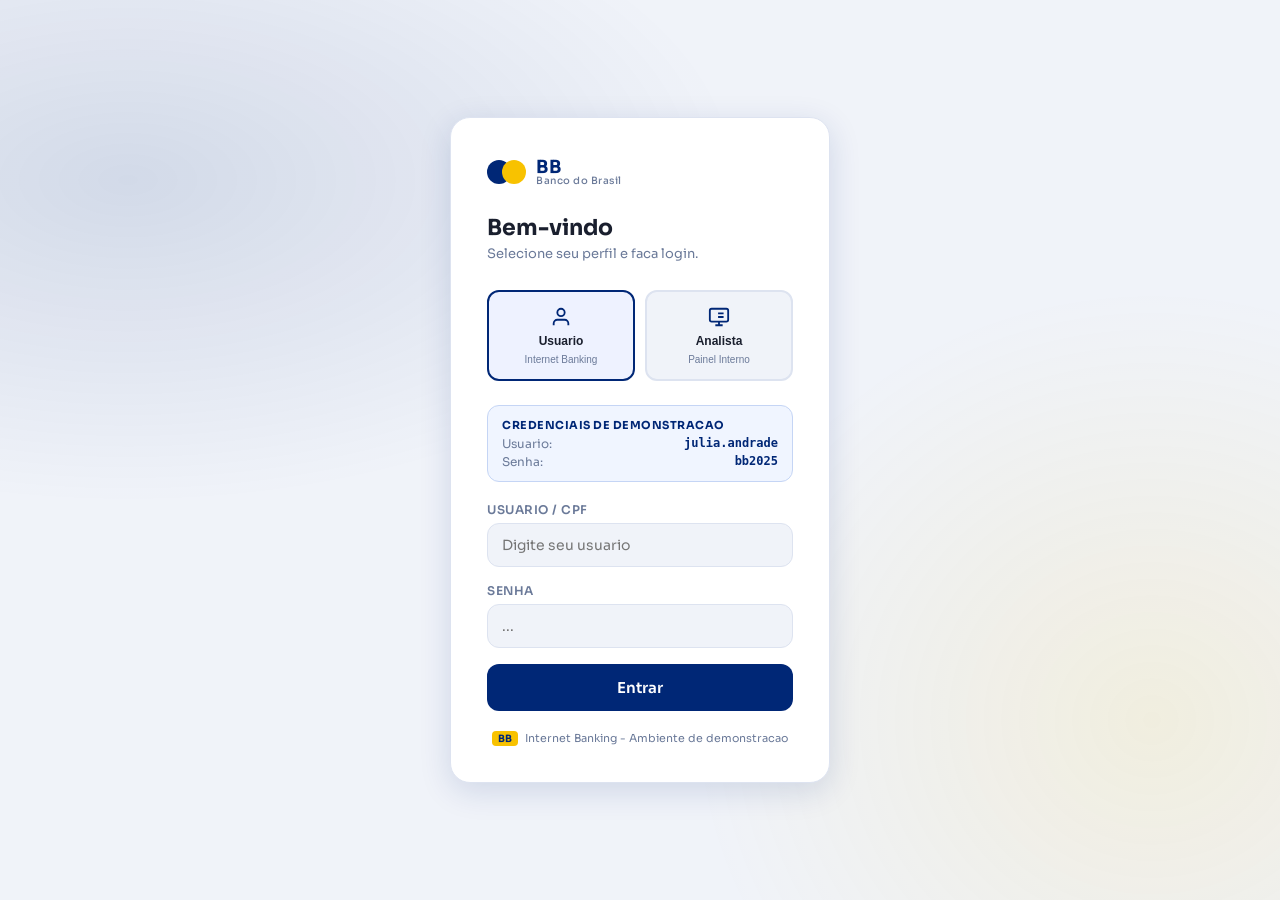
<file: frontend/login.html>
<!DOCTYPE html>
<html lang="pt-BR">
<head>
  <meta charset="UTF-8" />
  <meta name="viewport" content="width=device-width, initial-scale=1.0"/>
  <title>BB — Banco do Brasil | Login</title>
  <link rel="preconnect" href="https://fonts.googleapis.com">
  <link href="https://fonts.googleapis.com/css2?family=Sora:wght@300;400;500;600;700&display=swap" rel="stylesheet">
  <style>
    :root {
      --bb-blue:   #002776;
      --bb-mid:    #003d99;
      --bb-light:  #0050c8;
      --bb-yellow: #F8C200;
      --bb-yellow-dark: #d4a500;
      --surface:   #ffffff;
      --bg:        #f0f3f9;
      --text:      #1a1f2e;
      --muted:     #6b7a99;
      --border:    #dde3f0;
      --error:     #c0392b;
      --error-bg:  #fdecea;
      --radius:    12px;
      --shadow:    0 8px 32px rgba(0,39,118,0.14);
    }
    *, *::before, *::after { box-sizing: border-box; margin: 0; padding: 0; }
    body {
      font-family: 'Sora', sans-serif;
      background: var(--bg);
      min-height: 100vh;
      display: flex;
      align-items: center;
      justify-content: center;
      overflow: hidden;
      position: relative;
    }
    body::before {
      content: '';
      position: fixed;
      inset: 0;
      background:
        radial-gradient(ellipse 80% 60% at 10% 20%, rgba(0,39,118,0.12) 0%, transparent 60%),
        radial-gradient(ellipse 60% 80% at 90% 80%, rgba(248,194,0,0.10) 0%, transparent 60%);
      z-index: 0;
    }
    .login-wrapper {
      position: relative;
      z-index: 1;
      width: 100%;
      max-width: 420px;
      padding: 20px;
      animation: fadeUp 0.5s ease both;
    }
    @keyframes fadeUp {
      from { opacity: 0; transform: translateY(24px); }
      to   { opacity: 1; transform: translateY(0); }
    }
    .card {
      background: var(--surface);
      border-radius: 20px;
      box-shadow: var(--shadow);
      padding: 40px 36px 36px;
      border: 1px solid var(--border);
    }
    .logo { display: flex; align-items: center; gap: 10px; margin-bottom: 28px; }
    .logo-emblem { display: flex; align-items: center; }
    .bb-circle { width: 24px; height: 24px; border-radius: 50%; }
    .bb-blue-c   { background: var(--bb-blue); }
    .bb-yellow-c { background: var(--bb-yellow); margin-left: -9px; }
    .logo-texts { display: flex; flex-direction: column; line-height: 1; }
    .logo-bb { font-size: 18px; font-weight: 700; color: var(--bb-blue); letter-spacing: 1px; }
    .logo-name { font-size: 10px; font-weight: 500; color: var(--muted); letter-spacing: 0.5px; }
    .card-title { font-size: 22px; font-weight: 700; color: var(--text); margin-bottom: 4px; }
    .card-sub { font-size: 13px; color: var(--muted); margin-bottom: 28px; }
    .profile-selector { display: grid; grid-template-columns: 1fr 1fr; gap: 10px; margin-bottom: 24px; }
    .profile-btn {
      border: 2px solid var(--border);
      background: var(--bg);
      border-radius: var(--radius);
      padding: 14px 10px;
      cursor: pointer;
      text-align: center;
      transition: all 0.18s ease;
      display: flex;
      flex-direction: column;
      align-items: center;
      gap: 6px;
    }
    .profile-btn:hover { border-color: var(--bb-light); background: #f0f5ff; }
    .profile-btn.active { border-color: var(--bb-blue); background: #eef2ff; }
    .profile-btn svg { width: 22px; height: 22px; color: var(--bb-blue); }
    .profile-btn span { font-size: 12px; font-weight: 600; color: var(--text); }
    .profile-btn small { font-size: 10px; color: var(--muted); }
    .field { margin-bottom: 16px; }
    .field label {
      display: block; font-size: 12px; font-weight: 600;
      color: var(--muted); margin-bottom: 6px;
      text-transform: uppercase; letter-spacing: 0.5px;
    }
    .field input {
      width: 100%; padding: 12px 14px;
      border: 1.5px solid var(--border);
      border-radius: var(--radius);
      font-family: 'Sora', sans-serif;
      font-size: 14px; color: var(--text);
      background: var(--bg); outline: none;
      transition: border-color 0.18s;
    }
    .field input:focus { border-color: var(--bb-blue); background: #fff; }
    .hint-box {
      background: #f0f5ff; border: 1px solid #c5d5f5;
      border-radius: var(--radius); padding: 12px 14px;
      margin-bottom: 20px; font-size: 12px; color: var(--bb-blue);
    }
    .hint-box strong { display: block; margin-bottom: 4px; font-size: 11px; text-transform: uppercase; letter-spacing: 0.5px; }
    .hint-row { display: flex; justify-content: space-between; margin-top: 3px; }
    .hint-row span { color: var(--muted); }
    .hint-row code { font-family: monospace; font-weight: 600; color: var(--bb-blue); }
    .error-msg {
      background: var(--error-bg); color: var(--error);
      border-radius: var(--radius); padding: 10px 14px;
      font-size: 13px; margin-bottom: 16px; display: none;
    }
    .error-msg.show { display: block; }
    .btn-login {
      width: 100%; padding: 14px;
      background: var(--bb-blue); color: #fff;
      border: none; border-radius: var(--radius);
      font-family: 'Sora', sans-serif;
      font-size: 15px; font-weight: 600; cursor: pointer;
      transition: background 0.18s, transform 0.1s;
    }
    .btn-login:hover   { background: var(--bb-mid); }
    .btn-login:active  { transform: scale(0.98); }
    .btn-login.loading { pointer-events: none; opacity: 0.8; }
    .card-footer { text-align: center; margin-top: 20px; font-size: 11px; color: var(--muted); }
    .card-footer span {
      display: inline-block; background: var(--bb-yellow);
      color: var(--bb-blue); border-radius: 4px;
      padding: 1px 6px; font-weight: 700; font-size: 10px; margin-right: 4px;
    }
  </style>
</head>
<body>
<div class="login-wrapper">
  <div class="card">
    <div class="logo">
      <div class="logo-emblem">
        <div class="bb-circle bb-blue-c"></div>
        <div class="bb-circle bb-yellow-c"></div>
      </div>
      <div class="logo-texts">
        <span class="logo-bb">BB</span>
        <span class="logo-name">Banco do Brasil</span>
      </div>
    </div>
    <h1 class="card-title">Bem-vindo</h1>
    <p class="card-sub">Selecione seu perfil e faca login.</p>
    <div class="profile-selector">
      <button class="profile-btn active" id="btn-usuario" onclick="selectPerfil('usuario')">
        <svg viewBox="0 0 24 24" fill="none" stroke="currentColor" stroke-width="2">
          <path d="M20 21v-2a4 4 0 0 0-4-4H8a4 4 0 0 0-4 4v2"/>
          <circle cx="12" cy="7" r="4"/>
        </svg>
        <span>Usuario</span>
        <small>Internet Banking</small>
      </button>
      <button class="profile-btn" id="btn-analista" onclick="selectPerfil('analista')">
        <svg viewBox="0 0 24 24" fill="none" stroke="currentColor" stroke-width="2">
          <rect x="2" y="3" width="20" height="14" rx="2"/>
          <path d="M8 21h8M12 17v4"/>
          <path d="M7 8h.01M11 8h6M7 12h.01M11 12h6"/>
        </svg>
        <span>Analista</span>
        <small>Painel Interno</small>
      </button>
    </div>
    <div class="hint-box">
      <strong>Credenciais de demonstracao</strong>
      <div class="hint-row"><span>Usuario:</span> <code id="hint-user">julia.andrade</code></div>
      <div class="hint-row"><span>Senha:</span> <code>bb2025</code></div>
    </div>
    <div class="error-msg" id="errorMsg">Usuario ou senha incorretos.</div>
    <div class="field">
      <label>Usuario / CPF</label>
      <input type="text" id="inputUser" placeholder="Digite seu usuario" autocomplete="username" />
    </div>
    <div class="field">
      <label>Senha</label>
      <input type="password" id="inputPass" placeholder="..." autocomplete="current-password" />
    </div>
    <button class="btn-login" id="btnLogin" onclick="doLogin()">Entrar</button>
    <div class="card-footer">
      <span>BB</span> Internet Banking - Ambiente de demonstracao
    </div>
  </div>
</div>
<script>
  const CREDENCIAIS = {
    usuario:  { user: 'julia.andrade', pass: 'bb2025', redirect: 'usuario/index.html' },
    analista: { user: 'analista.bb',   pass: 'bb2025', redirect: 'analista/dashboard.html' },
  };
  let perfilAtivo = 'usuario';
  function selectPerfil(perfil) {
    perfilAtivo = perfil;
    document.getElementById('btn-usuario').classList.toggle('active', perfil === 'usuario');
    document.getElementById('btn-analista').classList.toggle('active', perfil === 'analista');
    document.getElementById('hint-user').textContent = CREDENCIAIS[perfil].user;
    document.getElementById('errorMsg').classList.remove('show');
  }
  function doLogin() {
    const user = document.getElementById('inputUser').value.trim();
    const pass = document.getElementById('inputPass').value.trim();
    const cred = CREDENCIAIS[perfilAtivo];
    const btn  = document.getElementById('btnLogin');
    const err  = document.getElementById('errorMsg');
    err.classList.remove('show');
    if (!user || !pass) {
      err.textContent = 'Preencha usuario e senha.';
      err.classList.add('show');
      return;
    }
    if (user !== cred.user || pass !== cred.pass) {
      err.textContent = 'Usuario ou senha incorretos.';
      err.classList.add('show');
      document.getElementById('inputPass').value = '';
      return;
    }
    btn.textContent = 'Entrando...';
    btn.classList.add('loading');
    setTimeout(() => { window.location.href = cred.redirect; }, 800);
  }
  document.addEventListener('keydown', e => { if (e.key === 'Enter') doLogin(); });
</script>
</body>
</html>
</file>
